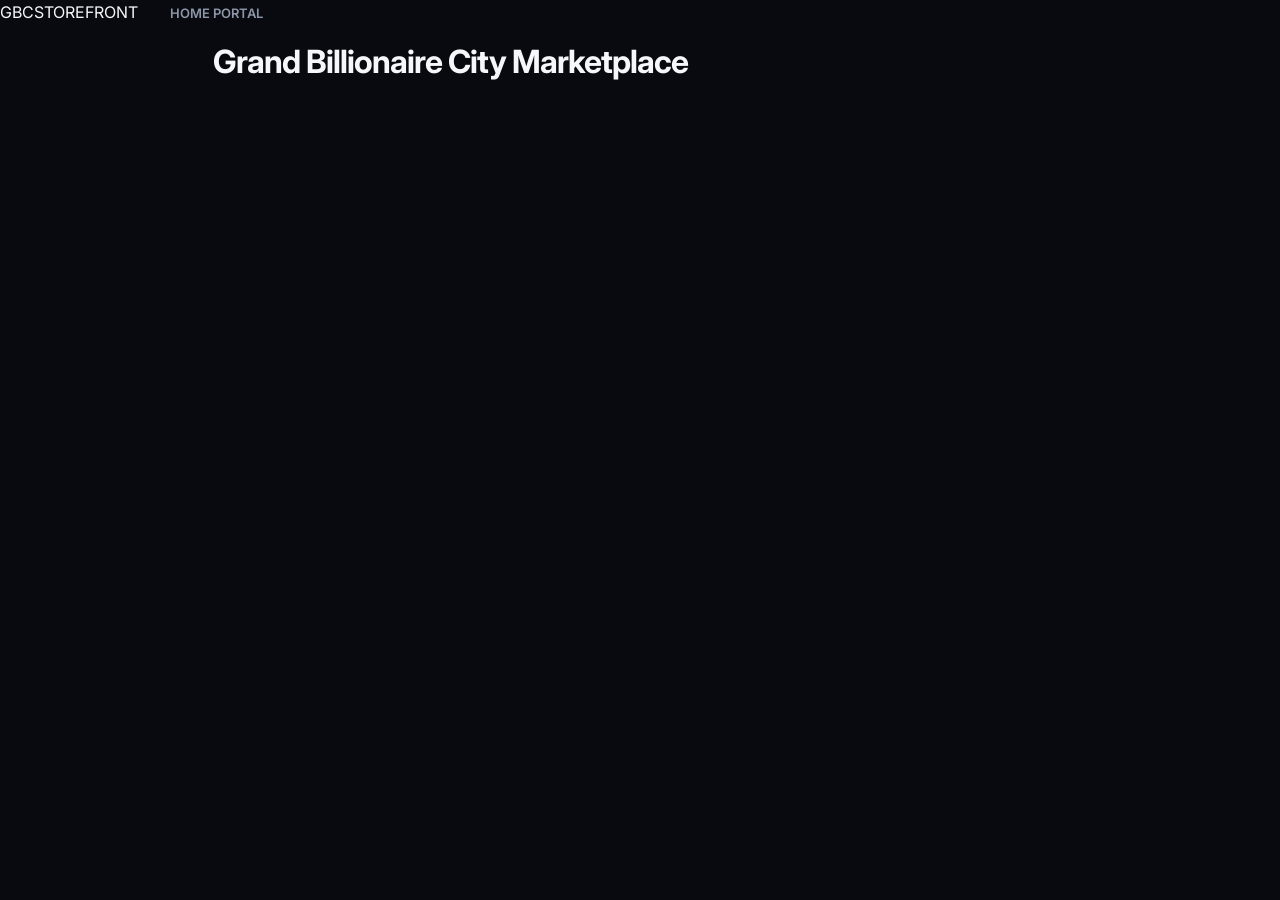
<file: marketplace.html>
<!DOCTYPE html>
<html lang="en">
<head>
    <meta charset="UTF-8">
    <meta name="viewport" content="width=device-width, initial-scale=1.0">
    <title>GBC - Marketplace</title>
    <link rel="stylesheet" href="style.css">
</head>
<body>
    <nav>
        <div class="nav-brand"><span class="brand-badge">GBC</span><span class="brand-title">STOREFRONT</span></div>
        <div class="nav-actions"><a href="index.html" class="btn-nav">HOME PORTAL</a></div>
    </nav>
    <div class="page-view" style="max-width: 900px;">
        <h2 style="color: var(--accent-gold); margin-bottom: 20px; text-align: center;">Grand Billionaire City Marketplace</h2>
        <div id="liveMarketplaceGrid" style="display: grid; grid-template-columns: repeat(auto-fill, minmax(260px, 1fr)); gap: 15px;"></div>
    </div>
    <script src="script.js"></script>
    <script>window.onload = () => renderMarketplaceStorefront();</script>
</body>
</html>
</file>
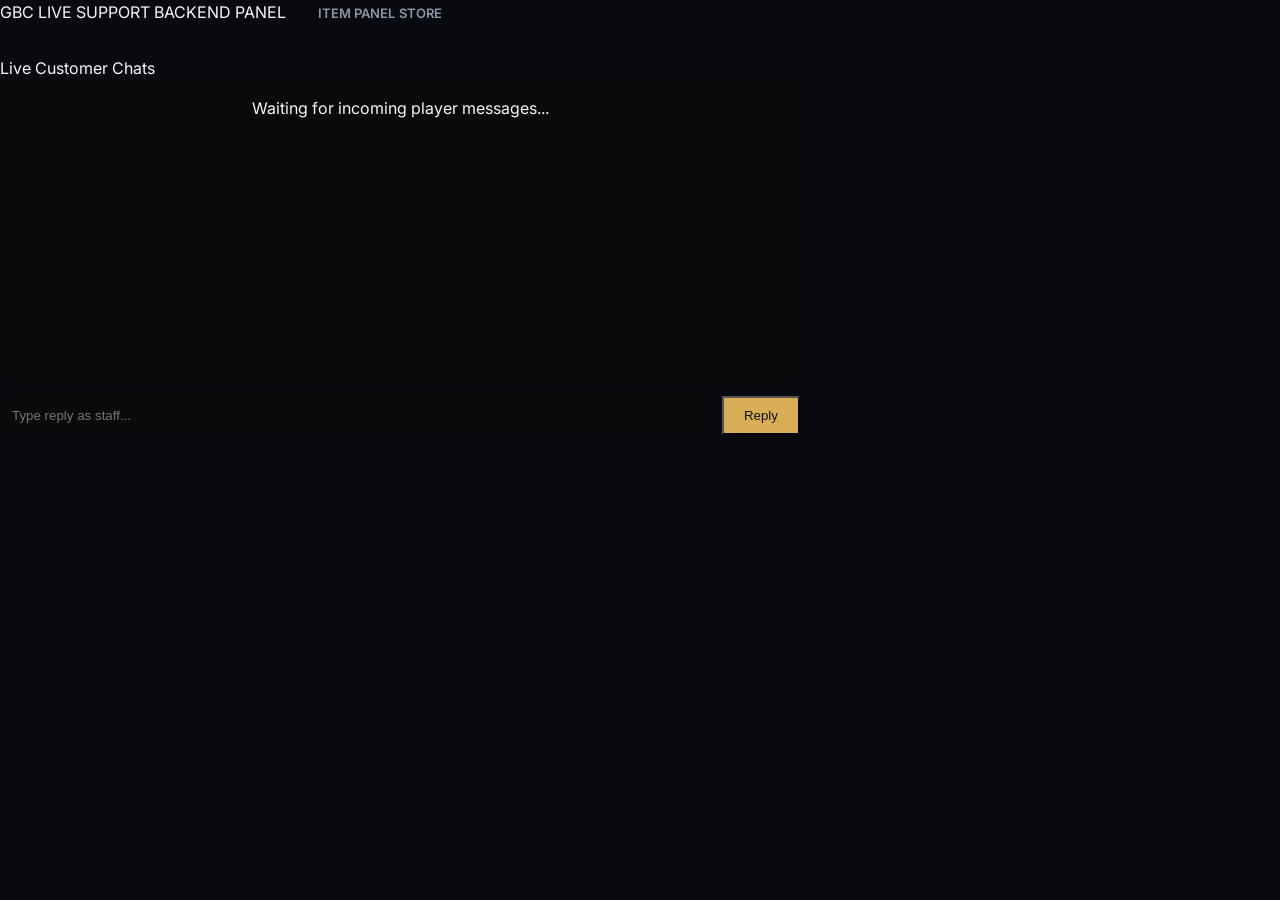
<file: support-admin.html>
<!DOCTYPE html>
<html lang="en">
<head>
    <meta charset="UTF-8">
    <meta name="viewport" content="width=device-width, initial-scale=1.0">
    <title>Grand Billionaire City - Live Support Backend</title>
    <link rel="stylesheet" href="style.css">
</head>
<body>

    <nav>
        <div class="nav-brand">
            <span class="brand-badge">GBC</span>
            <span class="brand-title">LIVE SUPPORT BACKEND PANEL</span>
        </div>
        <div class="nav-actions">
            <a href="panel.html" class="btn-nav btn-nav-outline">ITEM PANEL</a>
            <a href="marketplace.html" class="btn-nav btn-nav-outline">STORE</a>
        </div>
    </nav>

    <div class="page-view" style="max-width: 800px; margin-top: 30px;">
        <div class="section-title">Live Customer Chats</div>
        <div class="admin-form-container">
            <div id="adminChatLog" style="height: 300px; background: #0a0a0a; border: 1px solid var(--card-border); border-radius: 8px; padding: 15px; overflow-y: auto; margin-bottom: 15px; display: flex; flex-direction: column; gap: 10px;">
                <p style="color: var(--text-muted); text-align: center;">Waiting for incoming player messages...</p>
            </div>
            <div style="display: flex; gap: 10px;">
                <input type="text" id="adminReplyInput" placeholder="Type reply as staff..." style="flex: 1; padding: 12px; background: #0a0a0a; border: 1px solid var(--card-border); color: white; border-radius: 6px;" onkeypress="handleAdminEnter(event)">
                <button class="btn-primary" style="width: auto; padding: 0 20px;" onclick="sendAdminReply()">Reply</button>
            </div>
        </div>
    </div>

    <script src="script.js"></script>
    <script>
        window.onload = () => {
            loadAdminChatSession();
            setInterval(loadAdminChatSession, 2000); // Poll messages live
        };
    </script>
</body>
</html>
</file>
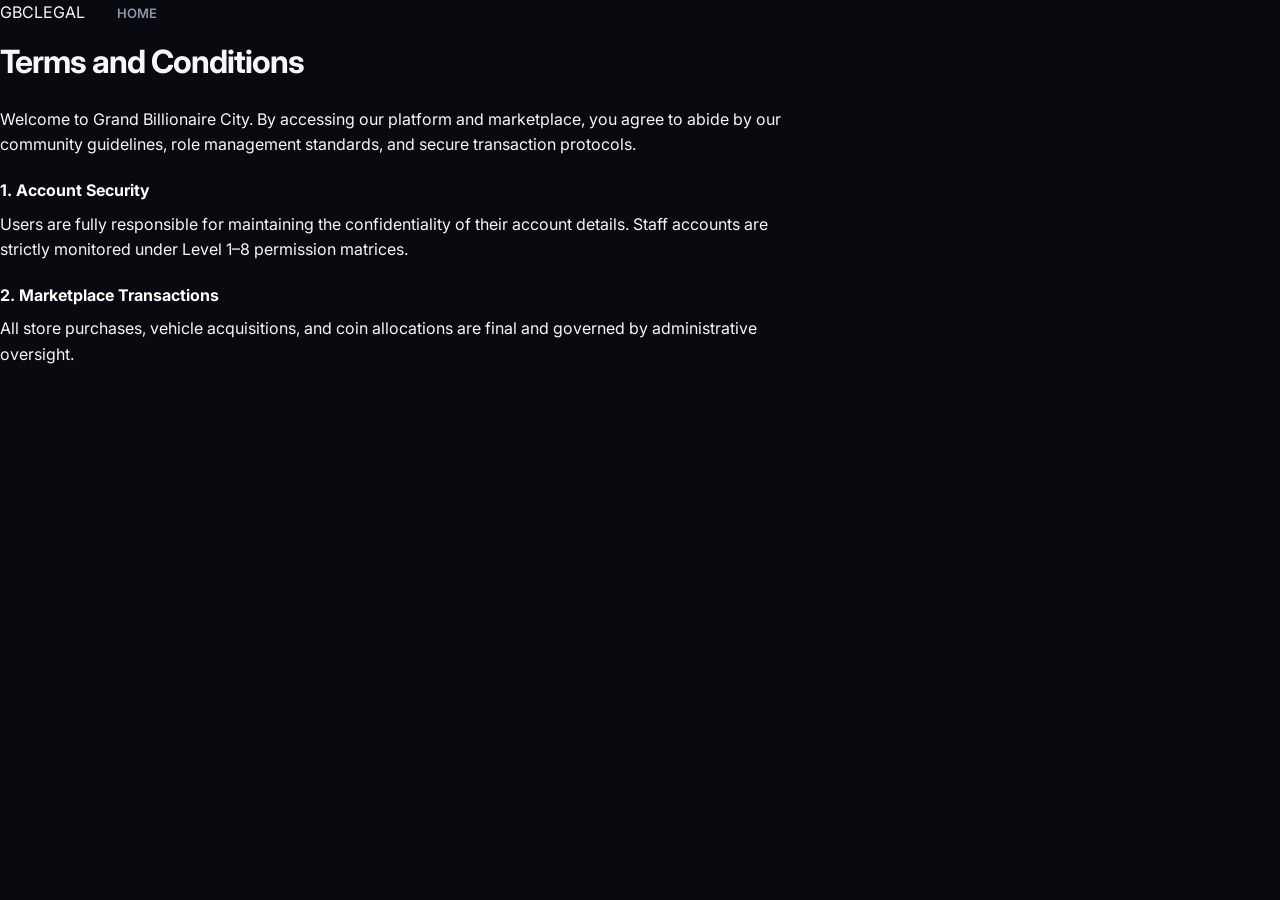
<file: terms.html>
<!DOCTYPE html>
<html lang="en">
<head>
    <meta charset="UTF-8">
    <meta name="viewport" content="width=device-width, initial-scale=1.0">
    <title>GBC - Terms and Conditions</title>
    <link rel="stylesheet" href="style.css">
</head>
<body>
    <nav>
        <div class="nav-brand"><span class="brand-badge">GBC</span><span class="brand-title">LEGAL</span></div>
        <div class="nav-actions"><a href="index.html" class="btn-nav">HOME</a></div>
    </nav>
    <div class="page-view" style="max-width: 800px;">
        <div class="admin-form-container">
            <h2 style="color: var(--accent-gold); margin-bottom: 20px;">Terms and Conditions</h2>
            <p style="color: var(--text-muted); line-height: 1.6; margin-bottom: 15px;">Welcome to Grand Billionaire City. By accessing our platform and marketplace, you agree to abide by our community guidelines, role management standards, and secure transaction protocols.</p>
            <h4 style="color: white; margin-top: 20px; margin-bottom: 8px;">1. Account Security</h4>
            <p style="color: var(--text-muted); line-height: 1.6; margin-bottom: 15px;">Users are fully responsible for maintaining the confidentiality of their account details. Staff accounts are strictly monitored under Level 1–8 permission matrices.</p>
            <h4 style="color: white; margin-top: 20px; margin-bottom: 8px;">2. Marketplace Transactions</h4>
            <p style="color: var(--text-muted); line-height: 1.6;">All store purchases, vehicle acquisitions, and coin allocations are final and governed by administrative oversight.</p>
        </div>
    </div>
</body>
</html>
</file>
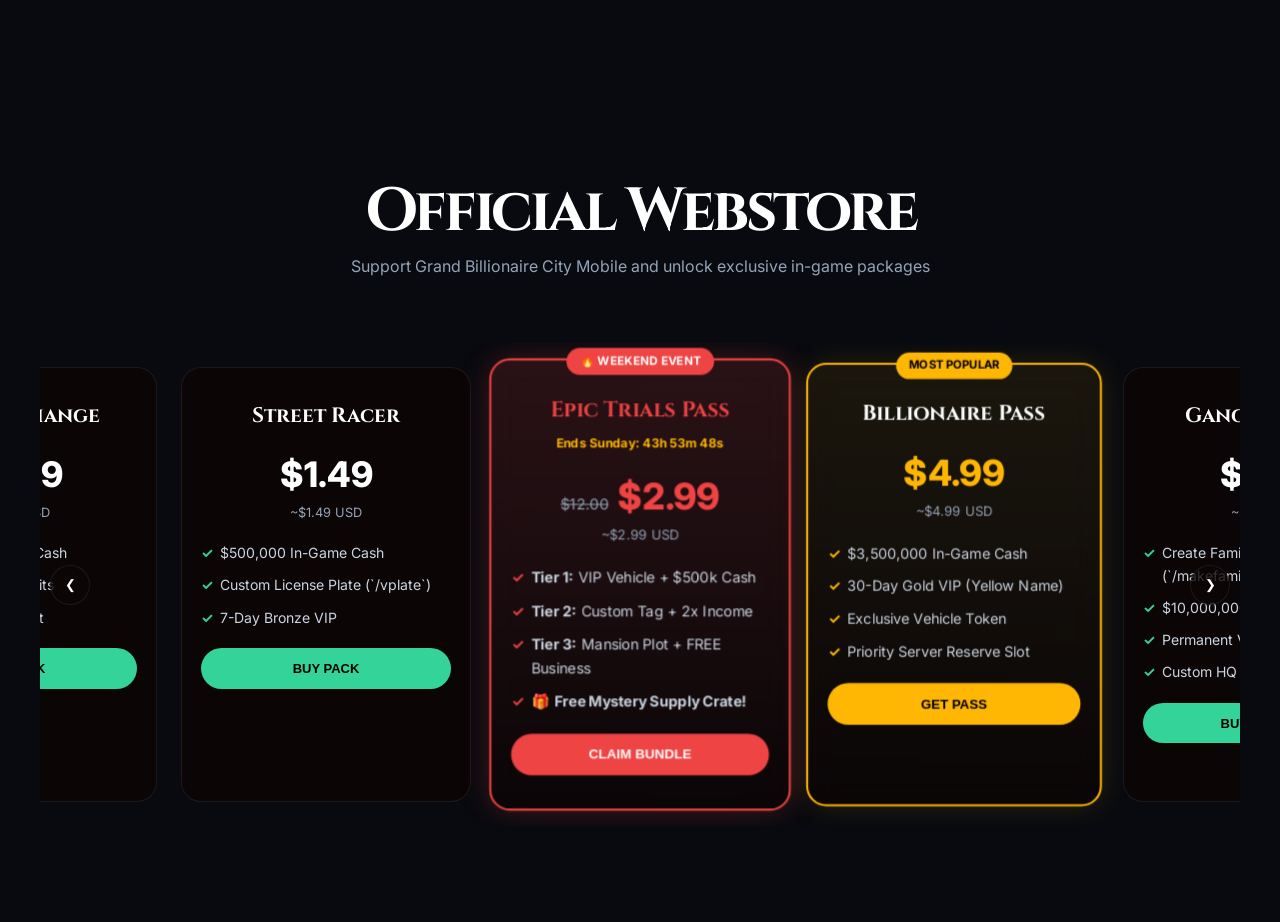
<file: webstore.html>
<!DOCTYPE html>
<html lang="en">
<head>
    <meta charset="UTF-8">
    <meta name="viewport" content="width=device-width, initial-scale=1.0">
    <title>Webstore // Grand Billionaire City Mobile</title>
    <link rel="preconnect" href="https://fonts.googleapis.com">
    <link rel="preconnect" href="https://fonts.gstatic.com" crossorigin>
    <link href="https://fonts.googleapis.com/css2?family=Cinzel:wght@600;700;800;900&family=Plus+Jakarta+Sans:wght@300;400;500;600;700&display=swap" rel="stylesheet">
    <link rel="stylesheet" href="style.css">
    <style>
        .store-hero {
            padding: 10rem 2rem 3rem;
            text-align: center;
        }
        .store-hero h1 {
            font-family: 'Cinzel', serif;
            font-size: clamp(2.2rem, 5vw, 3.8rem);
            color: #ffffff;
            margin-bottom: 0.5rem;
        }
        .store-hero p {
            color: #94a3b8;
            font-size: 1rem;
        }

        .store-page-scope {
            --store-bg: transparent;
            --store-card-bg: rgba(12, 5, 5, 0.75);
            --store-accent: #34d399;
            --store-gold: #ffb703;
            --store-flash: #ef4444;
            --store-text: #ffffff;
            --store-text-sub: #94a3b8;
            --store-border: rgba(255, 255, 255, 0.08);
            
            width: 100%;
            padding: 1rem 0 6rem;
        }

        .store-page-scope .slider-wrapper {
            position: relative;
            max-width: 1200px;
            margin: 0 auto;
        }

        .store-page-scope .slider-track {
            display: flex;
            gap: 1.5rem;
            overflow-x: auto;
            scroll-snap-type: x mandatory;
            scroll-behavior: smooth;
            padding: 1.5rem 2rem;
            -webkit-overflow-scrolling: touch;
        }
        .store-page-scope .slider-track::-webkit-scrollbar { display: none; }

        .store-page-scope .card {
            flex: 0 0 290px;
            scroll-snap-align: center;
            background: var(--store-card-bg);
            backdrop-filter: blur(15px);
            border: 1px solid var(--store-border);
            border-radius: 20px;
            padding: 2rem 1.2rem;
            text-align: center;
            position: relative;
            transition: all 0.3s cubic-bezier(0.25, 1, 0.5, 1);
        }

        .store-page-scope .card.golden {
            border: 2px solid var(--store-gold);
            background: linear-gradient(180deg, rgba(255, 183, 3, 0.08) 0%, var(--store-card-bg) 100%);
            box-shadow: 0 0 30px rgba(255, 183, 3, 0.15);
            transform: scale(1.02);
        }

        .store-page-scope .card.event-flash {
            border: 2px solid var(--store-flash);
            background: linear-gradient(180deg, rgba(239, 68, 68, 0.15) 0%, var(--store-card-bg) 100%);
            box-shadow: 0 0 30px rgba(239, 68, 68, 0.25);
            transform: scale(1.04);
        }

        .store-page-scope .badge-label {
            position: absolute;
            top: -12px;
            left: 50%;
            transform: translateX(-50%);
            font-weight: 700;
            font-size: 0.7rem;
            padding: 0.25rem 0.8rem;
            border-radius: 99px;
            text-transform: uppercase;
            white-space: nowrap;
        }
        .store-page-scope .card.golden .badge-label { background: var(--store-gold); color: #000; }
        .store-page-scope .card.event-flash .badge-label { background: var(--store-flash); color: #fff; animation: pulseDot 2s infinite ease-in-out; }

        .store-page-scope .event-timer-mini {
            font-size: 0.75rem;
            color: var(--store-gold);
            font-weight: 700;
            margin-top: 0.3rem;
        }

        .store-page-scope .card h3 { font-family: 'Cinzel', serif; font-size: 1.3rem; margin-bottom: 0.3rem; color: #fff; }
        .store-page-scope .price-box { margin: 0.8rem 0; }
        .store-page-scope .old-price { text-decoration: line-through; color: var(--store-text-sub); font-size: 0.9rem; margin-right: 0.3rem; }
        .store-page-scope .price-amount { font-size: 2.2rem; font-weight: 800; color: #fff; }
        .store-page-scope .card.golden .price-amount { color: var(--store-gold); }
        .store-page-scope .card.event-flash .price-amount { color: var(--store-flash); }
        .store-page-scope .price-usd { font-size: 0.8rem; color: var(--store-text-sub); }

        .store-page-scope .features { list-style: none; text-align: left; margin: 1.2rem 0; font-size: 0.88rem; color: #cbd5e1; }
        .store-page-scope .features li { margin-bottom: 0.6rem; padding-left: 1.2rem; position: relative; }
        .store-page-scope .features li::before { content: "✓"; position: absolute; left: 0; color: var(--store-accent); font-weight: bold; }
        .store-page-scope .card.golden .features li::before { color: var(--store-gold); }
        .store-page-scope .card.event-flash .features li::before { color: var(--store-flash); }

        .store-page-scope .btn {
            width: 100%;
            padding: 0.80rem;
            border: none;
            border-radius: 99px;
            background: var(--store-accent);
            color: #000;
            font-weight: 700;
            text-transform: uppercase;
            cursor: pointer;
            transition: transform 0.3s ease;
        }
        .store-page-scope .btn:hover { transform: scale(1.03); }
        .store-page-scope .card.golden .btn { background: var(--store-gold); }
        .store-page-scope .card.event-flash .btn { background: var(--store-flash); color: #fff; }

        .store-page-scope .nav-btn {
            position: absolute;
            top: 50%;
            transform: translateY(-50%);
            background: rgba(12, 5, 5, 0.8);
            border: 1px solid var(--store-border);
            color: #fff;
            width: 40px;
            height: 40px;
            border-radius: 50%;
            cursor: pointer;
            z-index: 10;
        }
        .store-page-scope .nav-btn.left { left: 10px; }
        .store-page-scope .nav-btn.right { right: 10px; }

        .store-page-scope .modal-overlay {
            position: fixed; top: 0; left: 0; width: 100%; height: 100%;
            background: rgba(5,2,2,0.9); display: none; justify-content: center; align-items: center; z-index: 2000;
        }
        .store-page-scope .modal {
            background: #0c0505; padding: 2.5rem 2rem; border-radius: 20px; width: 90%; max-width: 380px;
            border: 1px solid var(--store-border); text-align: center; color: #fff;
        }
        .store-page-scope .modal input {
            width: 100%; padding: 0.8rem; margin: 1rem 0; border-radius: 8px; border: 1px solid var(--store-border);
            background: #050202; color: #fff; text-align: center; font-size: 1rem;
        }
    </style>
</head>
<body>

    <div id="site-header"></div>

    <header class="store-hero">
        <h1>Official Webstore</h1>
        <p>Support Grand Billionaire City Mobile and unlock exclusive in-game packages</p>
    </header>

    <main>
        <div class="store-page-scope">
            <div class="slider-wrapper">
                <button class="nav-btn left" onclick="scrollSlider(-300)">❮</button>
                <button class="nav-btn right" onclick="scrollSlider(300)">❯</button>

                <div class="slider-track" id="slider-track">
                    <!-- Pocket Change -->
                    <div class="card" data-base-usd="0.49">
                        <h3>Pocket Change</h3>
                        <div class="price-box">
                            <div class="price-amount" data-price>$0.49</div>
                            <div class="price-usd">~$0.49 USD</div>
                        </div>
                        <ul class="features">
                            <li>$150,000 In-Game Cash</li>
                            <li>10x Vehicle Repair Kits</li>
                            <li>Instant Level 2 Boost</li>
                        </ul>
                        <button class="btn" onclick="openCheckout('Pocket Change')">Buy Pack</button>
                    </div>

                    <!-- Street Racer -->
                    <div class="card" data-base-usd="1.49">
                        <h3>Street Racer</h3>
                        <div class="price-box">
                            <div class="price-amount" data-price>$1.49</div>
                            <div class="price-usd">~$1.49 USD</div>
                        </div>
                        <ul class="features">
                            <li>$500,000 In-Game Cash</li>
                            <li>Custom License Plate (`/vplate`)</li>
                            <li>7-Day Bronze VIP</li>
                        </ul>
                        <button class="btn" onclick="openCheckout('Street Racer')">Buy Pack</button>
                    </div>

                    <!-- EVENT OFFER -->
                    <div class="card event-flash" id="event-card" data-base-usd="2.99">
                        <div class="badge-label">🔥 WEEKEND EVENT</div>
                        <h3 style="color: var(--store-flash);">Epic Trials Pass</h3>
                        <div class="event-timer-mini">Ends Sunday: <span id="card-timer">00h 00m 00s</span></div>
                        
                        <div class="price-box">
                            <span class="old-price">$12.00</span>
                            <span class="price-amount" data-price>$2.99</span>
                            <div class="price-usd">~$2.99 USD</div>
                        </div>
                        <ul class="features">
                            <li><strong>Tier 1:</strong> VIP Vehicle + $500k Cash</li>
                            <li><strong>Tier 2:</strong> Custom Tag + 2x Income</li>
                            <li><strong>Tier 3:</strong> Mansion Plot + FREE Business</li>
                            <li>🎁 <strong>Free Mystery Supply Crate!</strong></li>
                        </ul>
                        <button class="btn" onclick="openCheckout('Epic Trials Pass (Event)')">Claim Bundle</button>
                    </div>

                    <!-- Billionaire Pass -->
                    <div class="card golden" data-base-usd="4.99">
                        <div class="badge-label">Most Popular</div>
                        <h3>Billionaire Pass</h3>
                        <div class="price-box">
                            <div class="price-amount" data-price>$4.99</div>
                            <div class="price-usd">~$4.99 USD</div>
                        </div>
                        <ul class="features">
                            <li>$3,500,000 In-Game Cash</li>
                            <li>30-Day Gold VIP (Yellow Name)</li>
                            <li>Exclusive Vehicle Token</li>
                            <li>Priority Server Reserve Slot</li>
                        </ul>
                        <button class="btn" onclick="openCheckout('Billionaire Pass')">Get Pass</button>
                    </div>

                    <!-- Gang Founder -->
                    <div class="card" data-base-usd="9.99">
                        <h3>Gang Founder</h3>
                        <div class="price-box">
                            <div class="price-amount" data-price>$9.99</div>
                            <div class="price-usd">~$9.99 USD</div>
                        </div>
                        <ul class="features">
                            <li>Create Family/Gang (`/makefamily`)</li>
                            <li>$10,000,000 In-Game Cash</li>
                            <li>Permanent VIP Supreme</li>
                            <li>Custom HQ / Turf Voucher</li>
                        </ul>
                        <button class="btn" onclick="openCheckout('Gang Founder')">Buy Package</button>
                    </div>
                </div>
            </div>

            <!-- Checkout Modal -->
            <div class="modal-overlay" id="checkout-modal">
                <div class="modal">
                    <h3 id="modal-item-title">Item Name</h3>
                    <p style="color: var(--store-text-sub); font-size: 0.85rem; margin-top: 0.4rem;">Enter your SA-MP character name:</p>
                    <input type="text" id="player-name" placeholder="John_Doe" />
                    <button class="btn" onclick="proceedToPayment()">Proceed to Payment</button>
                    <button class="btn" style="background: transparent; color: var(--store-text-sub); margin-top: 0.5rem;" onclick="closeCheckout()">Cancel</button>
                </div>
            </div>
        </div>
    </main>

    <div id="site-footer"></div>

    <script src="script.js"></script>
    <script>
      (function() {
        let activeCurrency = 'USD';
        let exchangeRate = 1;
        const track = document.getElementById('slider-track');

        window.scrollSlider = function(amount) {
          if (track) track.scrollBy({ left: amount, behavior: 'smooth' });
        };

        window.openCheckout = function(itemName) {
          document.getElementById('modal-item-title').innerText = itemName;
          document.getElementById('checkout-modal').style.display = 'flex';
        };

        window.closeCheckout = function() {
          document.getElementById('checkout-modal').style.display = 'none';
        };

        window.proceedToPayment = function() {
          const name = document.getElementById('player-name').value.trim();
          if (!name || !name.includes('_')) {
            alert('Please enter a valid username in Roleplay format (e.g., John_Doe)');
            return;
          }
          alert(`Redirecting payment for player: ${name}`);
          window.closeCheckout();
        };

        function startCardTimer() {
          const now = new Date();
          const eventEnd = new Date(now);
          eventEnd.setDate(now.getDate() + (7 - now.getDay()) % 7);
          eventEnd.setHours(23, 59, 59, 0);

          function update() {
            const diff = eventEnd.getTime() - new Date().getTime();
            if (diff <= 0) return;

            const hrs = String(Math.floor(diff / (1000 * 60 * 60))).padStart(2, '0');
            const mins = String(Math.floor((diff % (1000 * 60 * 60)) / (1000 * 60))).padStart(2, '0');
            const secs = String(Math.floor((diff % (1000 * 60)) / 1000)).padStart(2, '0');

            const timerEl = document.getElementById('card-timer');
            if (timerEl) timerEl.innerText = `${hrs}h ${mins}m ${secs}s`;
          }
          update();
          setInterval(update, 1000);
        }

        async function initCurrency() {
          try {
            const geoRes = await fetch('https://ipapi.co/json/');
            const geoData = await geoRes.json();
            const userCurr = geoData.currency || 'USD';

            if (userCurr !== 'USD') {
              const rateRes = await fetch(`https://open.er-api.com/v6/latest/USD`);
              const rateData = await rateRes.json();
              if (rateData.rates && rateData.rates[userCurr]) {
                exchangeRate = rateData.rates[userCurr];
                activeCurrency = userCurr;
                updatePrices();
              }
            }
          } catch (err) {
            console.log("Currency API default: USD");
          }
        }

        function updatePrices() {
          document.querySelectorAll('.store-page-scope .card').forEach(card => {
            const baseUSD = parseFloat(card.getAttribute('data-base-usd'));
            if (baseUSD) {
              const localPrice = (baseUSD * exchangeRate).toLocaleString(undefined, {
                style: 'currency', currency: activeCurrency, maximumFractionDigits: 2
              });
              const priceEl = card.querySelector('[data-price]');
              if (priceEl) priceEl.innerText = localPrice;
            }
          });
        }

        document.addEventListener('DOMContentLoaded', () => {
          const eventCard = document.getElementById('event-card');
          if (eventCard && track) {
            const offset = eventCard.offsetLeft - (track.clientWidth / 2) + (eventCard.clientWidth / 2);
            track.scrollTo({ left: offset, behavior: 'smooth' });
          }
          initCurrency();
          startCardTimer();
        });
      })();
    </script>
</body>
</html>
</file>
<file: style.css>
@import url('https://fonts.googleapis.com/css2?family=Inter:wght@400;500;600;700;800;900&display=swap');

:root {
  --bg: #080a0f;
  --surface: #11151d;
  --surface-light: #191e28;
  --border: rgba(255,255,255,.08);
  --text: #f5f7fa;
  --muted: #8d96a8;
  --gold: #d8ad55;
  --gold-light: #f0cf7a;
}

* {
  box-sizing: border-box;
  margin: 0;
  padding: 0;
}

html {
  scroll-behavior: smooth;
}

body {
  background: var(--bg);
  color: var(--text);
  font-family: Inter, sans-serif;
  line-height: 1.6;
}

a {
  color: inherit;
  text-decoration: none;
}

.navbar {
  height: 80px;
  display: flex;
  align-items: center;
  justify-content: space-between;
  padding: 0 7%;
  border-bottom: 1px solid var(--border);
  background: rgba(8,10,15,.95);
}

.logo {
  display: flex;
  flex-direction: column;
  line-height: 1.1;
}

.logo span {
  color: var(--gold);
  font-size: 25px;
  font-weight: 900;
  letter-spacing: 3px;
}

.logo small {
  color: var(--muted);
  font-size: 8px;
  letter-spacing: 2px;
}

nav {
  display: flex;
  gap: 32px;
  align-items: center;
}

nav a {
  color: var(--muted);
  font-size: 13px;
  font-weight: 600;
  transition: .2s;
}

nav a:hover {
  color: var(--gold-light);
}

.hero {
  min-height: 600px;
  display: flex;
  align-items: center;
  padding: 80px 7%;
  background:
    radial-gradient(circle at 75% 35%, rgba(216,173,85,.12), transparent 35%),
    linear-gradient(135deg, #080a0f 40%, #10151e);
  border-bottom: 1px solid var(--border);
}

.hero-content {
  max-width: 650px;
}

.eyebrow {
  color: var(--gold);
  font-size: 11px;
  font-weight: 800;
  letter-spacing: 3px;
}

h1 {
  font-size: clamp(40px, 6vw, 76px);
  line-height: 1.08;
  letter-spacing: -3px;
  margin: 20px 0;
}

h1 span {
  color: var(--gold-light);
}

.hero p {
  color: var(--muted);
  font-size: 16px;
  max-width: 480px;
  margin-bottom: 35px;
}

.hero-actions {
  display: flex;
  gap: 14px;
  flex-wrap: wrap;
}

.btn {
  display: inline-flex;
  justify-content: center;
  align-items: center;
  padding: 14px 24px;
  border-radius: 6px;
  font-size: 13px;
  font-weight: 700;
  transition: .2s;
}

.btn-primary {
  background: var(--gold);
  color: #111;
}

.btn-primary:hover {
  background: var(--gold-light);
  transform: translateY(-2px);
}

.btn-secondary {
  border: 1px solid var(--border);
  color: var(--text);
}

.btn-secondary:hover {
  border-color: var(--gold);
}

.section {
  padding: 90px 7%;
}

.section-heading {
  display: flex;
  justify-content: space-between;
  align-items: end;
  gap: 20px;
  margin-bottom: 35px;
}

h2 {
  font-size: 32px;
  margin: 10px 0;
  letter-spacing: -1px;
}

.section-heading p {
  color: var(--muted);
  font-size: 14px;
}

.text-link {
  color: var(--gold);
  font-size: 13px;
  font-weight: 700;
}

.store-grid {
  display: grid;
  grid-template-columns: repeat(3, 1fr);
  gap: 20px;
}

.store-card {
  background: var(--surface);
  border: 1px solid var(--border);
  border-radius: 10px;
  padding: 25px;
  transition: .2s;
}

.store-card:hover {
  border-color: rgba(216,173,85,.4);
  transform: translateY(-4px);
}

.store-icon {
  height: 150px;
  display: flex;
  align-items: center;
  justify-content: center;
  background: var(--surface-light);
  border-radius: 8px;
  margin-bottom: 20px;
  font-size: 42px;
}

.store-tag {
  color: var(--gold);
  font-size: 10px;
  font-weight: 800;
  letter-spacing: 1px;
}

.store-card h3 {
  font-size: 18px;
  margin: 8px 0;
}

.store-card p {
  color: var(--muted);
  font-size: 13px;
  min-height: 42px;
  margin-bottom: 20px;
}

.store-price {
  display: flex;
  justify-content: space-between;
  align-items: center;
  gap: 10px;
}

.price {
  color: var(--gold-light);
  font-size: 16px;
  font-weight: 800;
}

.loading {
  color: var(--muted);
  grid-column: 1 / -1;
  padding: 40px;
  text-align: center;
}

footer {
  border-top: 1px solid var(--border);
  padding: 35px 7%;
  display: flex;
  justify-content: space-between;
  align-items: center;
  gap: 20px;
}

footer p {
  color: var(--muted);
  font-size: 11px;
}

@media (max-width: 700px) {
  .navbar {
    height: auto;
    padding: 20px 5%;
    gap: 20px;
    flex-wrap: wrap;
  }

  nav {
    gap: 18px;
  }

  .hero {
    min-height: 500px;
    padding: 60px 5%;
  }

  .section {
    padding: 60px 5%;
  }

  .section-heading {
    align-items: start;
    flex-direction: column;
  }

  .store-grid {
    grid-template-columns: 1fr;
  }

  footer {
    flex-direction: column;
    align-items: start;
  }
}
.auth-page {
  min-height: 650px;
  display: flex;
  align-items: center;
  justify-content: center;
  padding: 60px 5%;
  background:
    radial-gradient(circle at 50% 30%, rgba(216,173,85,.08), transparent 45%),
    var(--bg);
}

.auth-card {
  width: 100%;
  max-width: 440px;
  background: var(--surface);
  border: 1px solid var(--border);
  border-radius: 12px;
  padding: 40px;
}

.auth-card h1 {
  font-size: 36px;
  letter-spacing: -1.5px;
  margin: 12px 0 8px;
}

.auth-subtitle {
  color: var(--muted);
  font-size: 14px;
  margin-bottom: 30px;
}

.auth-card form {
  display: flex;
  flex-direction: column;
  gap: 10px;
}

.auth-card label {
  font-size: 12px;
  font-weight: 600;
  margin-top: 8px;
}

.auth-card input {
  width: 100%;
  padding: 14px;
  background: var(--surface-light);
  border: 1px solid var(--border);
  border-radius: 6px;
  color: var(--text);
  font: inherit;
  font-size: 13px;
  outline: none;
}

.auth-card input:focus {
  border-color: var(--gold);
}

.auth-submit {
  border: 0;
  cursor: pointer;
  margin-top: 15px;
  width: 100%;
}

.auth-footer {
  color: var(--muted);
  text-align: center;
  font-size: 13px;
  margin-top: 25px;
}

.auth-footer a {
  color: var(--gold);
  font-weight: 700;
}

.form-message {
  display: none;
  padding: 12px;
  border-radius: 6px;
  font-size: 12px;
  margin-bottom: 20px;
}

.form-message.show {
  display: block;
}

.form-message.error {
  background: rgba(220, 60, 60, .1);
  color: #ff9b9b;
  border: 1px solid rgba(220, 60, 60, .2);
}

.form-message.success {
  background: rgba(60, 180, 100, .1);
  color: #9bffb8;
  border: 1px solid rgba(60, 180, 100, .2);
}

@media (max-width: 500px) {
  .auth-card {
    padding: 28px 22px;
  }
}

.account-page {
  min-height: 650px;
  padding: 70px 7%;
  background:
    radial-gradient(circle at 80% 10%, rgba(216,173,85,.08), transparent 35%),
    var(--bg);
}

.account-header {
  margin-bottom: 40px;
}

.account-header h1 {
  font-size: clamp(32px, 5vw, 52px);
  letter-spacing: -2px;
  margin: 12px 0;
}

.account-header h1 span {
  color: var(--gold-light);
}

.account-header p {
  color: var(--muted);
  font-size: 14px;
}

.account-grid {
  display: grid;
  grid-template-columns: repeat(2, 1fr);
  gap: 20px;
  margin-bottom: 20px;
}

.account-card {
  background: var(--surface);
  border: 1px solid var(--border);
  border-radius: 10px;
  padding: 30px;
}

.account-card h2 {
  font-size: 24px;
  margin: 10px 0;
}

.account-card p {
  color: var(--muted);
  font-size: 13px;
  margin-bottom: 20px;
}

.profile-details {
  display: grid;
  gap: 18px;
  margin-top: 25px;
}

.profile-details div {
  display: flex;
  flex-direction: column;
  gap: 4px;
}

.profile-details span {
  color: var(--muted);
  font-size: 11px;
  text-transform: uppercase;
  letter-spacing: 1px;
}

.profile-details strong {
  font-size: 14px;
  font-weight: 600;
  word-break: break-word;
}

.orders-section {
  margin-top: 20px;
}

.orders-section .section-heading {
  margin-bottom: 25px;
}

.orders-section .section-heading h2 {
  margin-bottom: 0;
}

.order-card {
  border: 1px solid var(--border);
  border-radius: 8px;
  padding: 20px;
  margin-bottom: 12px;
  background: var(--surface-light);
}

.order-top {
  display: flex;
  justify-content: space-between;
  align-items: start;
  gap: 15px;
  margin-bottom: 15px;
}

.order-card h3 {
  font-size: 16px;
  margin-bottom: 5px;
}

.order-card p {
  margin: 0;
  font-size: 12px;
}

.order-meta {
  display: grid;
  grid-template-columns: repeat(2, 1fr);
  gap: 12px;
  margin-bottom: 18px;
}

.order-meta div {
  display: flex;
  flex-direction: column;
  gap: 3px;
}

.order-meta span {
  color: var(--muted);
  font-size: 10px;
  text-transform: uppercase;
  letter-spacing: 1px;
}

.order-meta strong {
  font-size: 13px;
}

.order-status {
  display: inline-flex;
  padding: 5px 10px;
  border-radius: 4px;
  font-size: 10px;
  font-weight: 800;
  text-transform: uppercase;
  letter-spacing: 1px;
}

.status-pending {
  background: rgba(216,173,85,.12);
  color: var(--gold-light);
}

.status-approved {
  background: rgba(60,180,100,.12);
  color: #9bffb8;
}

.status-rejected {
  background: rgba(220,60,60,.12);
  color: #ff9b9b;
}

.status-cancelled {
  background: rgba(140,150,170,.12);
  color: var(--muted);
}

.receipt-form {
  display: flex;
  gap: 10px;
  align-items: center;
  flex-wrap: wrap;
  padding-top: 15px;
  border-top: 1px solid var(--border);
}

.receipt-form input {
  flex: 1;
  min-width: 200px;
  padding: 10px;
  background: var(--surface);
  border: 1px solid var(--border);
  border-radius: 5px;
  color: var(--text);
  font-size: 12px;
}

.receipt-form button {
  border: 0;
  cursor: pointer;
}

@media (max-width: 700px) {
  .account-page {
    padding: 50px 5%;
  }

  .account-grid {
    grid-template-columns: 1fr;
  }

  .order-top {
    flex-direction: column;
  }

  .order-meta {
    grid-template-columns: 1fr;
  }
}
.purchase-page {
  min-height: 650px;
  padding: 70px 7%;
  background:
    radial-gradient(circle at 80% 10%, rgba(216,173,85,.08), transparent 35%),
    var(--bg);
}

.purchase-header {
  margin-bottom: 40px;
}

.purchase-header h1 {
  font-size: clamp(32px, 5vw, 52px);
  letter-spacing: -2px;
  margin: 12px 0;
}

.purchase-header p {
  color: var(--muted);
  font-size: 14px;
}

.purchase-grid {
  display: grid;
  grid-template-columns: repeat(2, 1fr);
  gap: 20px;
}

.purchase-grid .account-card {
  height: 100%;
}

.purchase-grid form {
  display: flex;
  flex-direction: column;
  gap: 10px;
  margin-top: 25px;
}

.purchase-grid label {
  font-size: 12px;
  font-weight: 600;
  margin-top: 8px;
}

.purchase-grid select,
.purchase-grid input[type="file"] {
  width: 100%;
  padding: 14px;
  background: var(--surface-light);
  border: 1px solid var(--border);
  border-radius: 6px;
  color: var(--text);
  font: inherit;
  font-size: 13px;
}

.purchase-grid select:focus {
  border-color: var(--gold);
  outline: none;
}

.input-help {
  color: var(--muted);
  font-size: 11px;
  margin-top: -3px;
}

.selected-item {
  display: none;
  padding: 15px;
  background: var(--surface-light);
  border: 1px solid var(--border);
  border-radius: 6px;
  margin: 5px 0;
}

.selected-item.show {
  display: block;
}

.selected-item h3 {
  font-size: 16px;
  margin-bottom: 5px;
}

.selected-item p {
  color: var(--muted);
  font-size: 12px;
  margin: 0;
}

.selected-item strong {
  color: var(--gold-light);
  font-size: 14px;
}

.bank-details {
  display: grid;
  gap: 20px;
  margin-top: 25px;
}

.bank-details div {
  display: flex;
  flex-direction: column;
  gap: 4px;
}

.bank-details span {
  color: var(--muted);
  font-size: 11px;
  text-transform: uppercase;
  letter-spacing: 1px;
}

.bank-details strong {
  font-size: 16px;
  font-weight: 700;
  word-break: break-word;
}

.payment-note {
  margin-top: 30px;
  padding: 15px;
  background: rgba(216,173,85,.06);
  border: 1px solid rgba(216,173,85,.15);
  border-radius: 6px;
}

.payment-note strong {
  color: var(--gold-light);
  font-size: 12px;
}

.payment-note p {
  margin: 5px 0 0;
  font-size: 12px;
}

@media (max-width: 700px) {
  .purchase-page {
    padding: 50px 5%;
  }

  .purchase-grid {
    grid-template-columns: 1fr;
  }
}

.auth-page {
  min-height: 100vh;
  display: flex;
  flex-direction: column;
  margin: 0;
}

.auth-page .site-header {
  width: 100%;
  box-sizing: border-box;
}

.auth-page .auth-container {
  width: 100%;
  flex: 1;
  display: flex;
  justify-content: center;
  align-items: center;
  box-sizing: border-box;
  padding: 60px 20px;
}

.auth-page .auth-card {
  width: 100%;
  max-width: 620px;
  margin: 0 auto;
  box-sizing: border-box;
}

.auth-page .site-footer {
  width: 100%;
  box-sizing: border-box;
}

.auth-page button[type="submit"],
.auth-page .primary-button {
  display: block;
  width: 100%;
  min-height: 56px;
  border: none;
  border-radius: 10px;
  background: #f2cf70;
  color: #111111;
  font-size: 16px;
  font-weight: 700;
  cursor: pointer;
  appearance: none;
  -webkit-appearance: none;
}

.auth-page button[type="submit"]:active,
.auth-page .primary-button:active {
  transform: scale(0.99);
}

@media (max-width: 700px) {
  .auth-page .site-header {
    display: flex;
    flex-direction: column;
    align-items: flex-start;
    gap: 20px;
  }

  .auth-page .site-header nav {
    display: flex;
    flex-wrap: wrap;
    gap: 18px;
  }

  .auth-page .auth-container {
    padding: 35px 16px;
  }

  .auth-page .auth-card {
    max-width: 100%;
  }
}
</file>
